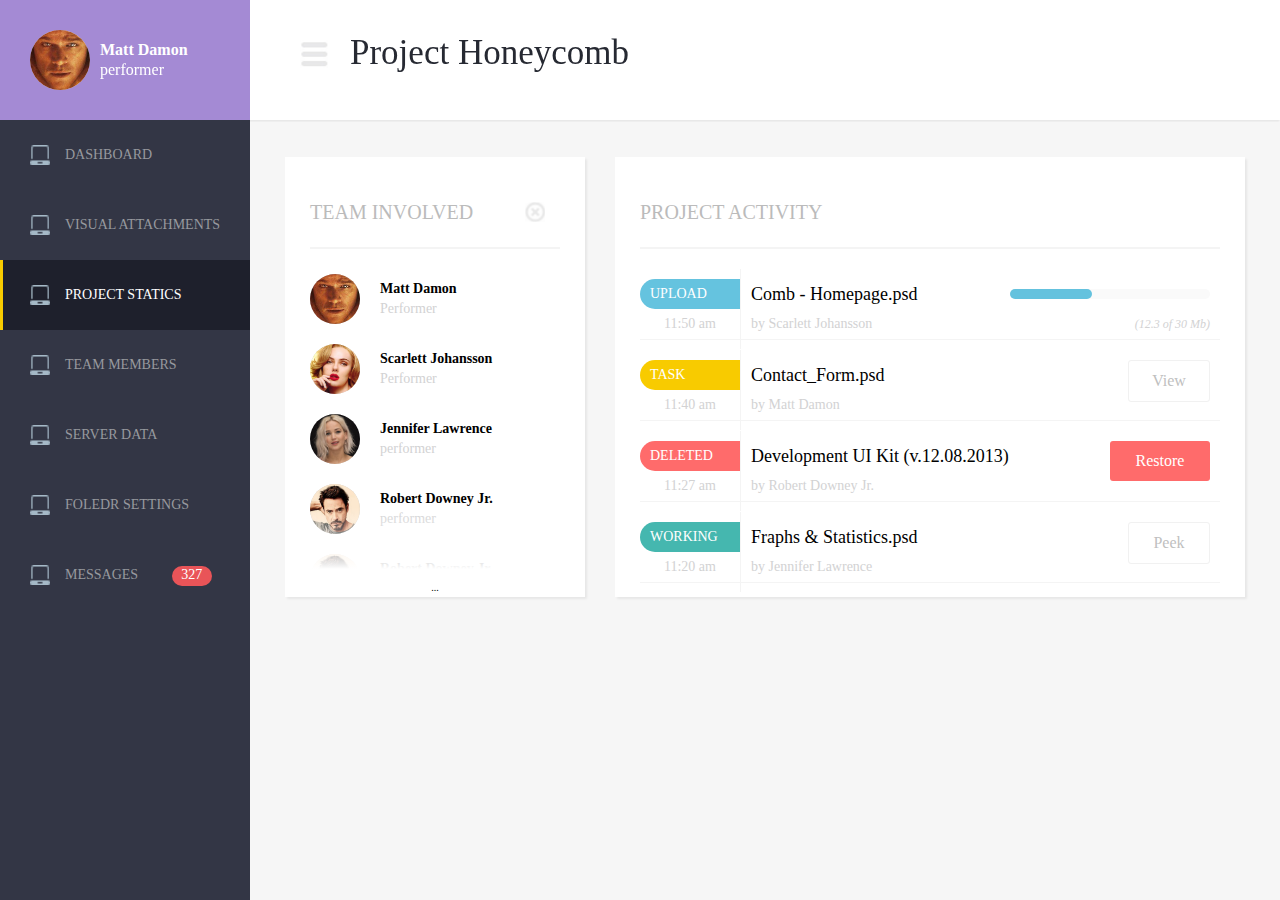
<file: index.html>
<!DOCTYPE html>
    <head>
        <link rel="stylesheet" href="css/main.css" type="text/css">
        <link rel="stylesheet" href="css/buttons.css" type="text/css">
    </head>
    <body>
        <div class="top">
            <div class="user">
                <div id="photo">
                    <img src="images/Matt Damon.png" />
                </div>
                <div id="user-name">Matt Damon</div>
                <div id="user-description">performer</div>
            </div>
            <div id="menu-btn">
                <img src="images/menu.png" />
            </div>
            <div id="proj">Project Honeycomb</div>
        </div>
        <div class="left">
            <div class="menu">
                <div class="sideLine"></div>
                <ul>
                    <li><img src="icons/icon1.png"/>DASHBOARD</li>
                    <li><img src="icons/icon1.png"/>VISUAL ATTACHMENTS</li>
                    <li class="selected"><img src="icons/icon1.png"/>PROJECT STATICS</li>
                    <li><img src="icons/icon1.png"/>TEAM MEMBERS</li>
                    <li><img src="icons/icon1.png"/>SERVER DATA</li>
                    <li><img src="icons/icon1.png"/>FOLEDR SETTINGS</li>
                    <li>
                        <img src="icons/icon1.png"/>
                        MESSAGES
                        <label>327</label>
                    </li>
                </ul>
            </div>
        </div>
        <div class="right">
            <div class="container">
                <div class="col-3">
                    <div class="panel">
                        <div class="panel-head">
                            <label>TEAM INVOLVED</label>
                            <img src="icons/x.png" class="x_btn">
                        </div>
                        <div class="panel-body">
                        <div class="panel-background-shadow"></div>
                        <div class="panel-body-content overflow-hidden">
                            <div class="member">
                                <div class="member-photo">
                                    <img src="images/Matt Damon.png" />
                                </div>
                                <div class="member-info">
                                    <div class="member-name">Matt Damon</div>
                                    <div class="member-description">Performer</div>
                                </div>
                            </div>
                            <div class="member">
                                <div class="member-photo">
                                    <img src="images/Scarlett Johansson.png" />
                                </div>
                                <div class="member-info">
                                    <div class="member-name">Scarlett Johansson</div>
                                    <div class="member-description">Performer</div>
                                </div>
                            </div>
                            <div class="member">
                                <div class="member-photo">
                                    <img src="images/Jennifer Lawrence.png" />
                                </div>
                                <div class="member-info">
                                    <div class="member-name">Jennifer Lawrence</div>
                                    <div class="member-description">performer</div>
                                </div>
                            </div>
                            <div class="member">
                                <div class="member-photo">
                                    <img src="images/Robert Downey Jr..png" />
                                </div>
                                <div class="member-info">
                                    <div class="member-name">Robert Downey Jr.</div>
                                    <div class="member-description">performer</div>
                                </div>
                            </div>
                            <div class="member">
                                <div class="member-photo">
                                    <img src="images/Robert Downey Jr..png" />
                                </div>
                                <div class="member-info">
                                    <div class="member-name">Robert Downey Jr.</div>
                                    <div class="member-description">performer</div>
                                </div>
                            </div>
                            <div class="member">
                                <div class="member-photo">
                                    <img src="images/Robert Downey Jr..png" />
                                </div>
                                <div class="member-info">
                                    <div class="member-name">Robert Downey Jr.</div>
                                    <div class="member-description">performer</div>
                                </div>
                            </div>
                        </div>
                        </div>
                        <div class="panel-foot">
                            <a class="drop-down">...</a>
                        </div>
                    </div>
                </div>
                <div class="col-9">
                    <div class="panel">
                        <div class="panel-head">
                            <label>PROJECT ACTIVITY</label>
                        </div>
                        <div class="panel-body">
                        <div class="panel-body-content">
                            <div class="object">
                                <div class="object-left">
                                    <div class="status">
                                        <div class="status-upload">UPLOAD</div>
                                    </div>
                                    <div class="time">11:50 am</div>
                                </div>
                                <div class="object-center">
                                    <div class="object-name">Comb - Homepage.psd</div>
                                    <div class="object-description">by Scarlett Johansson</div>
                                </div>
                                <div class="object-right">
                                    <div class="progress"></div>
                                    <div class="progress-background"></div>
                                    <div class="progress-size">(12.3 of 30 Mb)</div>
                                </div>
                            </div>
                            <div class="object">
                                <div class="object-left">
                                    <div class="status">
                                        <div class="status-task">TASK</div>
                                    </div>
                                    <div class="time">11:40 am</div>
                                </div>
                                <div class="object-center">
                                    <div class="object-name">Contact_Form.psd</div>
                                    <div class="object-description">by Matt Damon</div>
                                </div>
                                <div class="object-right">
                                    <a class="btn small normal">View</a>
                                </div>
                            </div>
                            <div class="object">
                                <div class="object-left">
                                    <div class="status">
                                        <div class="status-deleted">DELETED</div>
                                    </div>
                                    <div class="time">11:27 am</div>
                                </div>
                                <div class="object-center">
                                    <div class="object-name">Development UI Kit (v.12.08.2013)</div>
                                    <div class="object-description">by Robert Downey Jr.</div>
                                </div>
                                <div class="object-right">
                                    <a class="btn danger">Restore</a>
                                </div>
                            </div>
                            <div class="object">
                                <div class="object-left">
                                    <div class="status">
                                        <div class="status-working">WORKING</div>
                                    </div>
                                    <div class="time">11:20 am</div>
                                </div>
                                <div class="object-center">
                                    <div class="object-name">Fraphs & Statistics.psd</div>
                                    <div class="object-description">by Jennifer Lawrence</div>
                                </div>
                                <div class="object-right">
                                    <a class="btn small normal">Peek</a>
                                </div>
                            </div>
                        </div>
                        </div>
                    </div>
                </div>
            </div>
        </div>
    </body>
    <script src="js/jquery-1.11.1.js"></script>
    <script src="js/jquery.slimscroll.min.js"></script>
    <script src="js/index.js"></script>
</html>
</file>
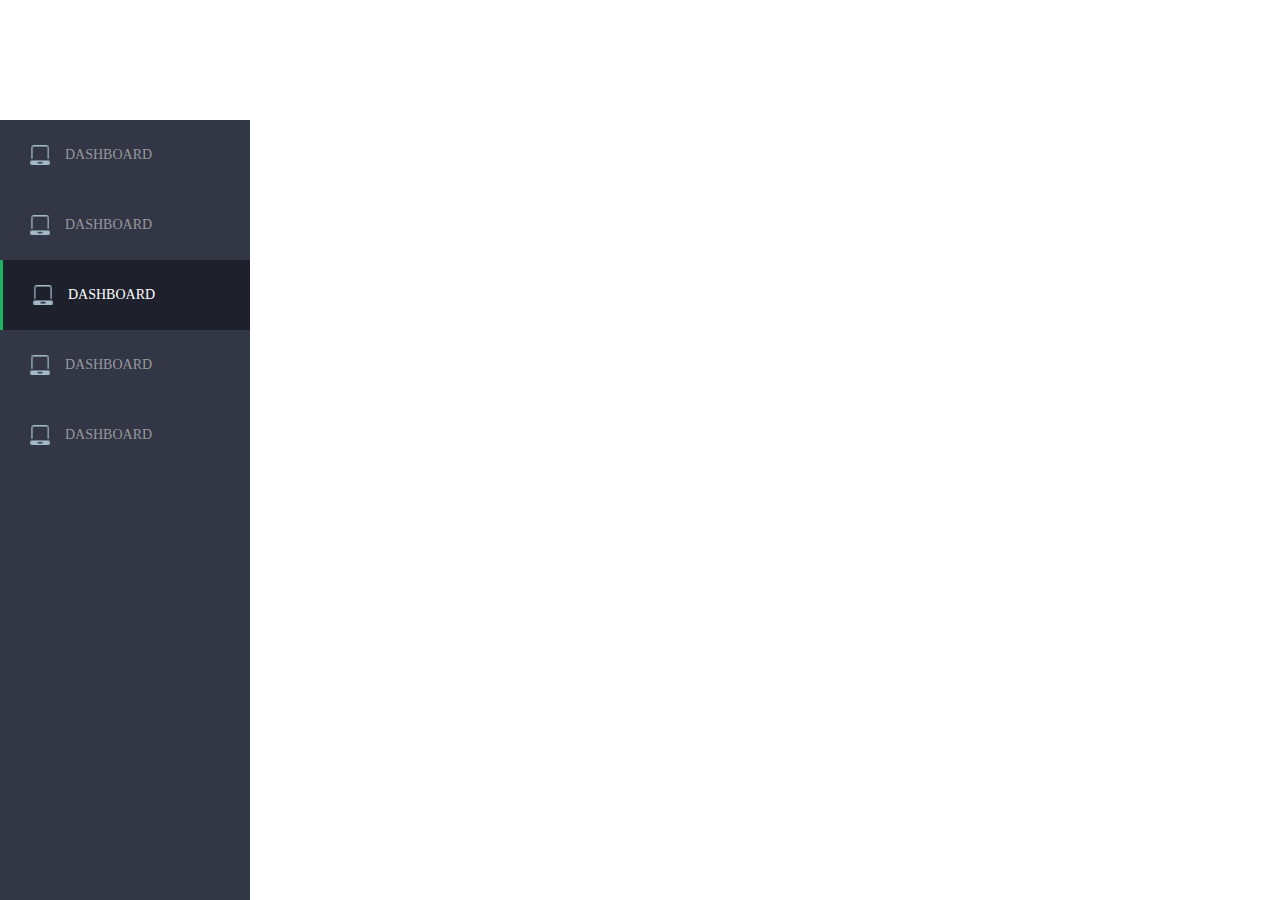
<file: plugins/menu.html>
<!DOCTYPE html>
<html>
    <head>
        <link rel="stylesheet" href="../css/plugins/menu.css" type="text/css">
    </head>
    <body>
        <div class="left">
            <div class="menu">
                <ul>
                    <li>
                        <div><img src="../icons/icon1.png"/>DASHBOARD</div>
                        <div class="selected"><img src="../icons/icon1.png"/>DASHBOARD</div>
                    </li>
                    <li>
                        <div><img src="../icons/icon1.png"/>DASHBOARD</div>
                        <div class="selected"><img src="../icons/icon1.png"/>DASHBOARD</div>
                    </li>
                    <li class="selected">
                        <div><img src="../icons/icon1.png"/>DASHBOARD</div>
                        <div class="selected"><img src="../icons/icon1.png"/>DASHBOARD</div>
                    </li>
                    <li>
                        <div><img src="../icons/icon1.png"/>DASHBOARD</div>
                        <div class="selected"><img src="../icons/icon1.png"/>DASHBOARD</div>
                    </li>
                    <li>
                        <div><img src="../icons/icon1.png"/>DASHBOARD</div>
                        <div class="selected"><img src="../icons/icon1.png"/>DASHBOARD</div>
                    </li>
                </ul>
            </div>
        </div>
    </body>
</html>
</file>
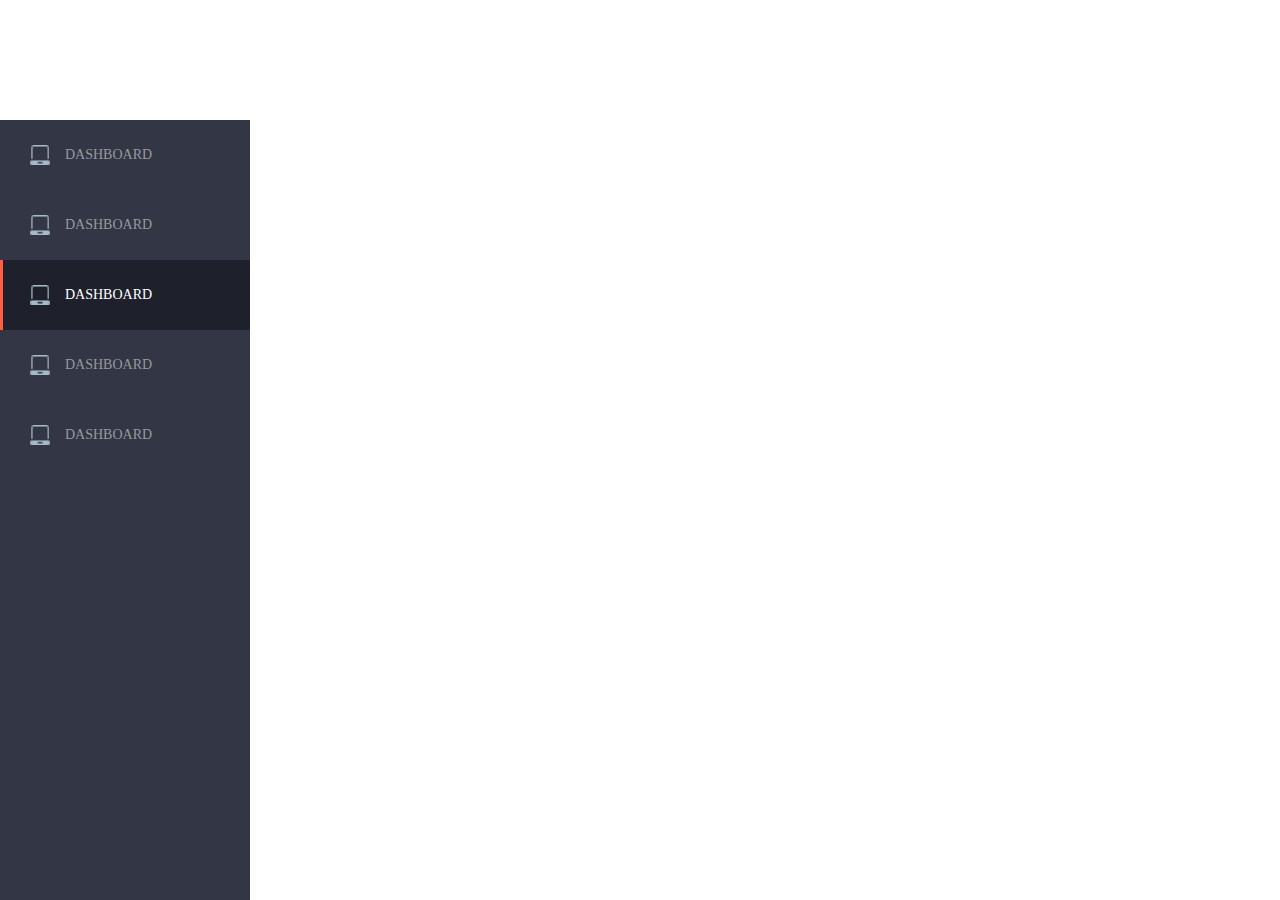
<file: plugins/menu_v2.html>
<!DOCTYPE html>
<html>
    <head>
        <link rel="stylesheet" href="../css/plugins/menu_v2.css" type="text/css">
    </head>
    <body>
        <div class="left">
            <div class="menu">
                <div class="sideLine"></div>
                <ul>
                    <li>
                        <img src="../icons/icon1.png"/>DASHBOARD
                    </li>
                    <li>
                        <img src="../icons/icon1.png"/>DASHBOARD
                    </li>
                    <li class="selected">
                        <img src="../icons/icon1.png"/>DASHBOARD
                    </li>
                    <li>
                        <img src="../icons/icon1.png"/>DASHBOARD
                    </li>
                    <li>
                        <img src="../icons/icon1.png"/>DASHBOARD
                    </li>
                </ul>
            </div>
        </div>
    </body>
    <script src="../js/jquery-1.11.1.js"></script>
    <script>
        $(function(){
            var verNav = $(".left>.menu>ul");
            var line = verNav.siblings(".sideLine");
            var curY = verNav.children("li.selected").position().top;

            verNav.find("li").mouseenter(function(){
                var thisY = $(this).position().top;
                line.stop(true,true).animate({
                    top: thisY
                }, 200);
                return false
            }).end().mouseleave(function(){
                line.stop(true,true).animate({
                    top: curY
                }, 400)
            }).trigger("mouseleave");
        });
    </script>
</html>
</file>
<file: css/main.css>
html, body {
    width: 100%;
    height: 100%;
    margin: 0px;
    padding: 0px;
    font-family: Tahoma;
    font-weight: 500;
}
.overflow-hidden {
    overflow-y: hidden;
}
.top {
    width: 100% !important;
    height: 120px;
    box-shadow: 0px 2px 2px #e7e7e7;
    position: fixed;
    top: 0px;
    left: 0px;
    right: 0px;
}
.user {
    width: 250px;
    height: 120px;
    background-color: #a48ad4;
    display: inline-block;
}
.user #photo {
    width: 60px;
    height: 60px;
    background-color: #ffffff;
    position: absolute;
    left: 30px;
    top: 30px;
    border-radius: 100%;
    cursor: pointer;
}
.user #photo img {
    width: 60px;
    height: 60px;
    border-radius: 100%;
}
.user #user-name {
    width: 100px;
    height: 20px;
    line-height: 20px;
    color: #ffffff;
    position: absolute;
    left: 90px;
    top: 40px;
    padding: 0px 10px;
    font-weight: 900;
    cursor: pointer;
}
.user #user-description {
    width: 100px;
    height: 20px;
    line-height: 20px;
    color: #ffffff;
    position: absolute;
    left: 90px;
    top: 60px;
    padding: 0px 10px;
    cursor: pointer;
}
.top #menu-btn {
    display: inline-block;
    width: 28px;
    height: 28px;
    position: absolute;
    top: 40px;
    left: 300px;
    cursor: pointer;
}
.top #proj {
    width: auto;
    height: 46px;
    line-height: 46px;
    display: inline-block;
    position: absolute;
    top: 30px;
    left: 350px;
    color: #262932;
    font-size: 35px;
}
.left {
    width: 250px;
    position: fixed;
    top: 120px;
    bottom: 0px;
    background-color: #333645;
}
.menu {
    font-size: 14px;
    color: #97999e;
}
.menu .sideLine {
    width: 247px;
    height: 70px;
    position: absolute;
    left: 0px;
    top: 0;
    z-index: -1;
    line-height: 0;
    font-size: 0;
    border-left: 3px solid #f8cb00 ;
    background-color: #1e202c;
}
.menu ul {
    width: 100%;
    margin: 0px;
    padding: 0px;
}
.menu ul li {
    width: auto;
    height: 50px;
    line-height: 50px;
    margin: 0px;
    padding: 10px 0px 10px 30px;
    list-style: none;
    cursor: pointer;
}
.menu ul li img {
    width: 20px;
    height: 20px;
    margin: 15px 15px 15px 0px;
    float: left;
}
.menu ul li:hover,
.menu ul li.selected {
    color: #ffffff;
}
.menu ul li label {
    display: inline-block;
    width: 40px;
    height: 20px;
    line-height: 18px;
    text-align: center;
    color: #ffffff;
    background-color: #e95458;
    border-radius: 10px;
    margin-left: 30px;
    cursor: pointer;
}
.right {
    position: fixed;
    top: 122px;
    bottom: 0px;
    left: 250px;
    right: 0px;
    background-color: #f6f6f6;
}
.right .container {
    position: absolute;
    margin: 20px;
    left: 0px;
    right: 0px;
    top: 0px;
    bottom: 0px;
    overflow: auto;
}
.col-3 {
    width: 33.333333%;
    float: left;
}
.col-9 {
    width: 66.666666%;
    float: left;
}
.right .container .panel {
    width: auto;
    height: 400px;
    position: inherit;
    margin: 15px;
    padding: 20px 25px;
    background-color: #ffffff;
    box-shadow: 2px 2px 2px #e7e7e7;
    font-size: 14px;
}
.right .container .panel .panel-head {
    width: 100%;
    height: 70px;
    color: #bbbbbb;
    border-bottom: 2px solid #f4f4f4;
}
.right .container .panel .panel-head label {
    display: inline-block;
    margin-top: 10px;
    line-height: 50px;
    font-size: 20px;
}
.right .container .panel .panel-head img {
    width: 20px;
    height: 20px;
    float: right;
    margin: 25px 15px 15px 0px;
    cursor: pointer;
    -webkit-transition:all .5s ease-in-out;
    -moz-transition:all .5s ease-in-out;
    transition:all .5s ease-in-out;
}
.right .container .panel .panel-head img:hover {
    transform: rotate(180deg);
    -ms-transform: rotate(180deg); /* IE 9 */
    -moz-transform: rotate(180deg); /* Firefox */
    -webkit-transform: rotate(180deg); /* Safari and Chrome */
    -o-transform: rotate(180deg); /* Opera */
}
.right .container .panel .panel-body {
    position: relative;
    width: 100%;
}
.right .container .panel .panel-body .panel-background-shadow {
    width: 100%;
    height: 310px;
    margin: 10px 0px;
    float: left;
    z-index: 99;
    position: relative;
    background: -webkit-linear-gradient(bottom, rgba(255, 255, 255, 1), rgba(0, 0, 0, 0) 20%);
    background-size: 100% 100%;
}
.right .container .panel .panel-body .panel-body-content {
    width: 100%;
    height: 310px;
    margin: 10px 0px;
    position: absolute;
}
.right .container .panel .panel-body .panel-body-content .member {
    width: 100%;
    height: 60px;
    margin: 10px 0px;
}
.right .container .panel .panel-body .panel-body-content .member .member-photo {
    width: 50px;
    height: 50px;
    margin: 5px 20px 5px 0px;
    background-color: #ccc;
    float: left;
    border-radius: 100%;
}
.right .container .panel .panel-body .panel-body-content .member .member-photo img {
    width: 50px;
    height: 50px;
    border-radius: 100%;
}
.right .container .panel .panel-body .panel-body-content .member .member-info {
    width: auto;
    height:  50px;
    float: left;
    margin: 5px 0px;
}
.right .container .panel .panel-body .panel-body-content .member .member-info .member-name {
    width: auto;
    height: 20px;
    line-height: 20px;
    padding-top: 5px;
    font-weight: 900;
}
.right .container .panel .panel-body .panel-body-content .member .member-info .member-description {
    width: auto;
    height: 20px;
    line-height: 20px;
    padding-bottom: 10px;
    padding: 0px;
    color: #d2d2d3;
}
.right .container .panel .panel-body .panel-body-content .object {
    width: 100%;
    height: 60px;
    padding: 10px 0px;
    border-bottom: 1px solid #f4f4f4;
}
.right .container .panel .panel-body .panel-body-content .object .object-left {
    width: 100px;
    height: 60px;
    padding: 10px 0px;
    font-size: 14px;
    border-right: 1px solid #f4f4f4;
    float: left;
}
.right .container .panel .panel-body .panel-body-content .object .object-left .status {
    width: 100px;
    height: 30px;
    line-height: 30px;
}
.right .container .panel .panel-body .panel-body-content .object .object-left .status  .status-upload,
.right .container .panel .panel-body .panel-body-content .object .object-left .status  .status-task,
.right .container .panel .panel-body .panel-body-content .object .object-left .status  .status-deleted,
.right .container .panel .panel-body .panel-body-content .object .object-left .status  .status-working {
    width: 90px;
    height: 30px;
    color: #ffffff;
    padding-left: 10px;
    border-radius: 20px 0px 0px 20px;
}
.right .container .panel .panel-body .panel-body-content .object .object-left .status  .status-upload {
    background-color: #65c3df;
}
.right .container .panel .panel-body .panel-body-content .object .object-left .status  .status-task {
    background-color: #f8cb00;
}
.right .container .panel .panel-body .panel-body-content .object .object-left .status  .status-deleted {
    background-color: #ff6b6b;
}
.right .container .panel .panel-body .panel-body-content .object .object-left .status  .status-working {
    background-color: #45b7af;
}
.right .container .panel .panel-body .panel-body-content .object .object-left .time {
    width: 100px;
    height: 30px;
    line-height: 30px;
    text-align: center;
    color: #d2d2d3;
}
.right .container .panel .panel-body .panel-body-content .object .object-center {
    width: auto;
    height: 60px;
    padding: 10px 10px;
    font-size: 18px;
    float: left;
}
.right .container .panel .panel-body .panel-body-content .object .object-center .object-name {
    width: 100%;
    height: 30px;
    line-height: 30px;
}
.right .container .panel .panel-body .panel-body-content .object .object-center .object-description {
    width: 100%;
    height: 30px;
    line-height: 30px;
    font-size: 14px;
    color: #d2d2d3;
}
.right .container .panel .panel-body .panel-body-content .object .object-right {
    width: auto;
    height: 60px;
    padding: 10px 10px 10px 0px;
    font-size: 16px;
    float: right;
}
.right .container .panel .panel-body .panel-body-content .object .object-right .progress-background {
    width: 200px;
    height: 10px;
    margin: 10px 0px;
    background-color: #fafafa;
    border-radius: 5px;
}
.right .container .panel .panel-body .panel-body-content .object .object-right .progress {
    width: 82px;
    height: 10px;
    margin: 10px 0px;
    background-color: #64c2de;
    border-radius: 5px;
    float: left;
}
.right .container .panel .panel-body .panel-body-content .object .object-right .progress-size {
    width: auto;
    height: 30px;
    line-height: 30px;
    margin: 10px 0px;
    font-size: 12px;
    font-style: italic;
    color: #d2d2d3;
    text-align: right;
}
.right .container .panel .panel-foot {
    width: 100%;
    height: 10px;
    text-align: center;
}
.right .container .panel .panel-foot a.drop-down {
    display: inline-block;
    width: 50px;
    height: 10px;
    line-height: 10px;
    margin: 0px;
    padding: 0px;
    font-size: 10px;
    cursor: pointer;
}
</file>
<file: css/buttons.css>
.btn {
    display: inline-block;
    width: 100px;
    height: 40px;
    line-height: 40px;
    font-size: 16px;
    color: #ffffff;
    text-align: center;
    border-radius: 3px;
    cursor: pointer;
}
.btn.tiny {
    width: 60px;
}
.btn.small {
    width: 80px;
}
.btn.large {
    width: 120px;
}
.btn.huge {
    width: 140px;
}
.btn.normal {
    color: #bfbfbf;
    background-color: #ffffff;
    border: 1px solid #f1f1f1;
}
.btn.normal:hover {
    background-color: #f1f1f1;
    color: #bfbfbf;
}
.btn.danger {
    background-color: #ff6b6b;
}
.btn.danger:hover {
    background-color: #e9535c;
}
</file>
<file: css/plugins/menu.css>
html, body {
    width: 100%;
    height: 100%;
    margin: 0px;
    padding: 0px;
    font-family: Tahoma;
    font-weight: 500;
}
.left {
    width: 250px;
    position: fixed;
    /*left: -250px;*/
    top: 120px;
    bottom: 0px;
    background-color: #333645;
    overflow: hidden;
}
.menu {
    font-size: 14px;
    color: #97999e;
}
.menu ul {
    width: 100%;
    margin: 0px;
    padding: 0px;
}
.menu ul li {
    width: 500px;
    height: 70px;
    line-height: 50px;
    margin: 0px;
    left: 0px;
    z-index: 99;
    /*padding: 10px 0px 10px 30px;*/
    list-style: none;
    cursor: pointer;
    -webkit-transition: all .5s ease-in-out;
    -moz-transition: all .5s ease-in-out;
    transition: all .5s ease-in-out;
}
.menu ul li div {
    width: 220px;
    float: left;
    padding: 10px 0px 10px 30px;
}
.menu ul li div.selected {
    width: 217px;
    color: #ffffff;
    background-color: #1e202c;
    border-left: 3px solid #1ab364;
}
.menu ul li img {
    width: 20px;
    height: 20px;
    margin: 15px 15px 15px 0px;
    float: left;
}
.menu ul li:hover,
.menu ul li.selected {
    transform: translateX(-250px);
    -ms-transform: translateX(-250px);
    -moz-transform: translateX(-250px);
    -webkit-transform: translateX(-250px);
    -o-transform: translateX(-250px);
}
.menu ul li label {
    display: inline-block;
    width: 40px;
    height: 20px;
    line-height: 18px;
    text-align: center;
    color: #ffffff;
    background-color: #e95458;
    border-radius: 10px;
    margin-left: 30px;
    cursor: pointer;
}
</file>
<file: css/plugins/menu_v2.css>
html, body {
    width: 100%;
    height: 100%;
    margin: 0px;
    padding: 0px;
    font-family: Tahoma;
    font-weight: 500;
}
.left {
    width: 250px;
    position: fixed;
    /*left: -250px;*/
    top: 120px;
    bottom: 0px;
    background-color: #333645;
    overflow: hidden;
}
.menu {
    font-size: 14px;
    color: #97999e;
}
.menu .sideLine {
    width: 247px;
    height: 70px;
    position: absolute;
    left: 0px;
    top: 0;
    z-index: -1;
    line-height: 0;
    font-size: 0;
    border-left: #FF5F3E solid 3px;
    background-color: #1e202c;
}
.menu ul {
    width: 100%;
    margin: 0px;
    padding: 0px;
}
.menu ul li {
    width: 220px;
    height: 50px;
    line-height: 50px;
    margin: 0px;
    padding: 10px 0px 10px 30px;
    left: 0px;
    z-index: 99;
    /*padding: 10px 0px 10px 30px;*/
    list-style: none;
    cursor: pointer;
}
.menu ul li.selected {
    color: #ffffff;
}
.menu ul li img {
    width: 20px;
    height: 20px;
    margin: 15px 15px 15px 0px;
    float: left;
}
</file>
